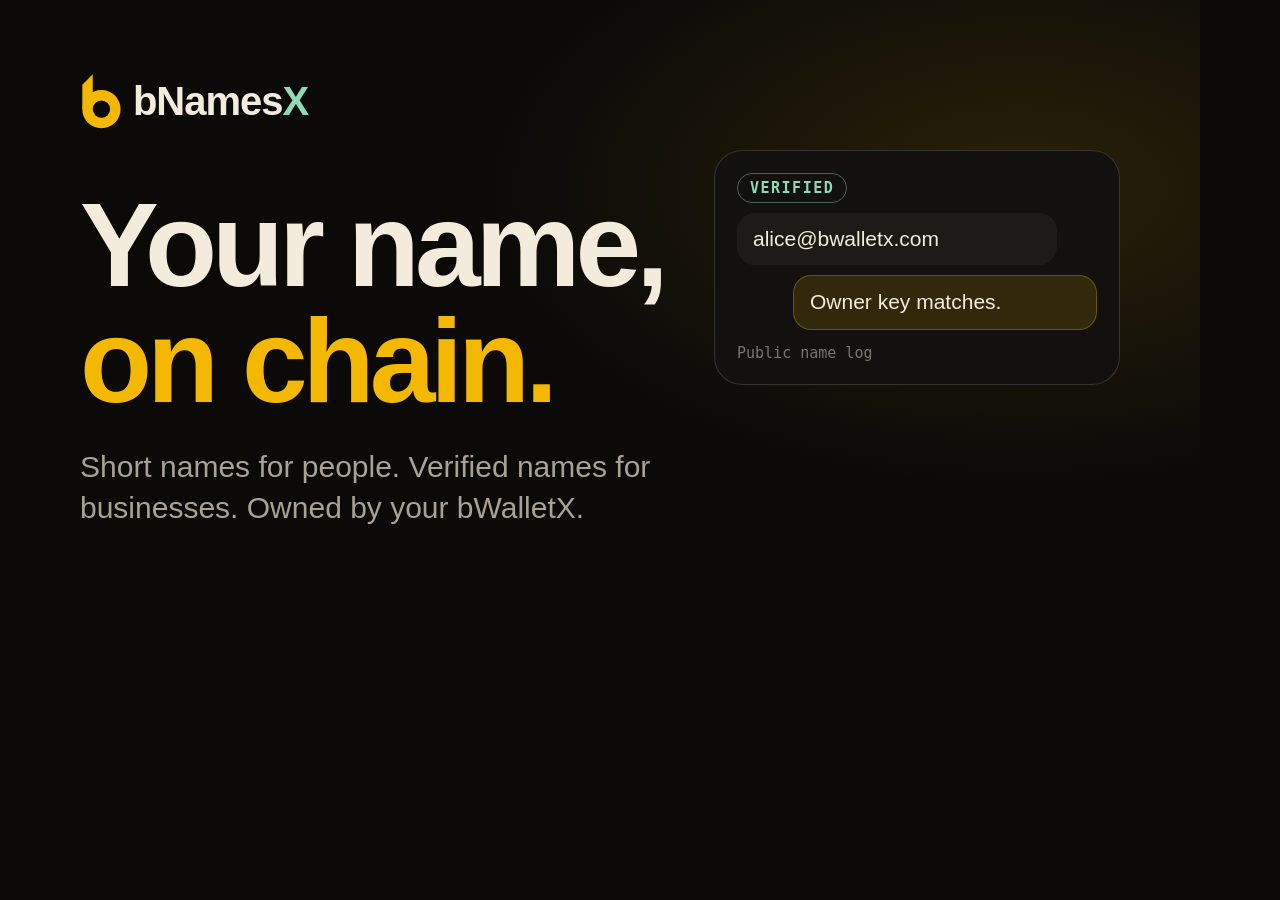
<file: og-src.html>
<!doctype html><html><head><meta charset="utf-8"><style>
html,body{margin:0;width:1200px;height:630px;overflow:hidden;background:#0b0a09;color:#f3ecdc;font-family:-apple-system,"SF Pro Display","Helvetica Neue",Arial,sans-serif}
.c{position:relative;width:1200px;height:630px;padding:72px 80px;box-sizing:border-box;background:radial-gradient(900px 500px at 85% 30%,rgba(245,184,0,.13),transparent 60%)}
.b{display:flex;align-items:center;gap:10px;font-size:40px;font-weight:700;letter-spacing:-1px}.b svg{height:58px}
h1{font-size:118px;line-height:.98;letter-spacing:-5px;margin:58px 0 0;font-weight:800}h1 span{color:#f5b800}
p{font-size:30px;color:#a8a194;margin:28px 0 0;max-width:640px;line-height:1.35}
.t{position:absolute;right:80px;top:150px;width:360px;border:1px solid rgba(243,236,220,.16);border-radius:28px;background:#12110f;padding:22px}
.m{padding:12px 16px;border-radius:18px;margin:10px 0;font-size:21px;line-height:1.35}.i{background:#1d1b18;width:80%}.o{background:rgba(245,184,0,.14);border:1px solid rgba(245,184,0,.3);width:75%;margin-left:auto}
.pill{display:inline-block;font:600 15px Menlo,monospace;letter-spacing:1.5px;color:#8fd9b6;border:1px solid rgba(143,217,182,.4);border-radius:99px;padding:5px 12px}
.s{font:500 15px Menlo,monospace;color:#7a746a;margin-top:14px}
</style></head><body><div class="c">
<div class="b"><svg viewBox="23 8 74 100"><mask id="h"><rect width="140" height="140" fill="#fff"/><circle cx="60" cy="72" r="15" fill="#000"/></mask><g fill="#F5B800" mask="url(#h)"><polygon points="45,12 45,72 27,72 27,30"/><circle cx="60" cy="72" r="33"/></g></svg><span>bNames<span style="color:#8fd9b6">X</span></span></div>
<h1>Your name,<br><span>on chain.</span></h1>
<p>Short names for people. Verified names for businesses. Owned by your bWalletX.</p>
<div class="t"><span class="pill">VERIFIED</span><div class="m i">alice@bwalletx.com</div><div class="m o">Owner key matches.</div><div class="s">Public name log</div></div>
</div></body></html>
</file>
